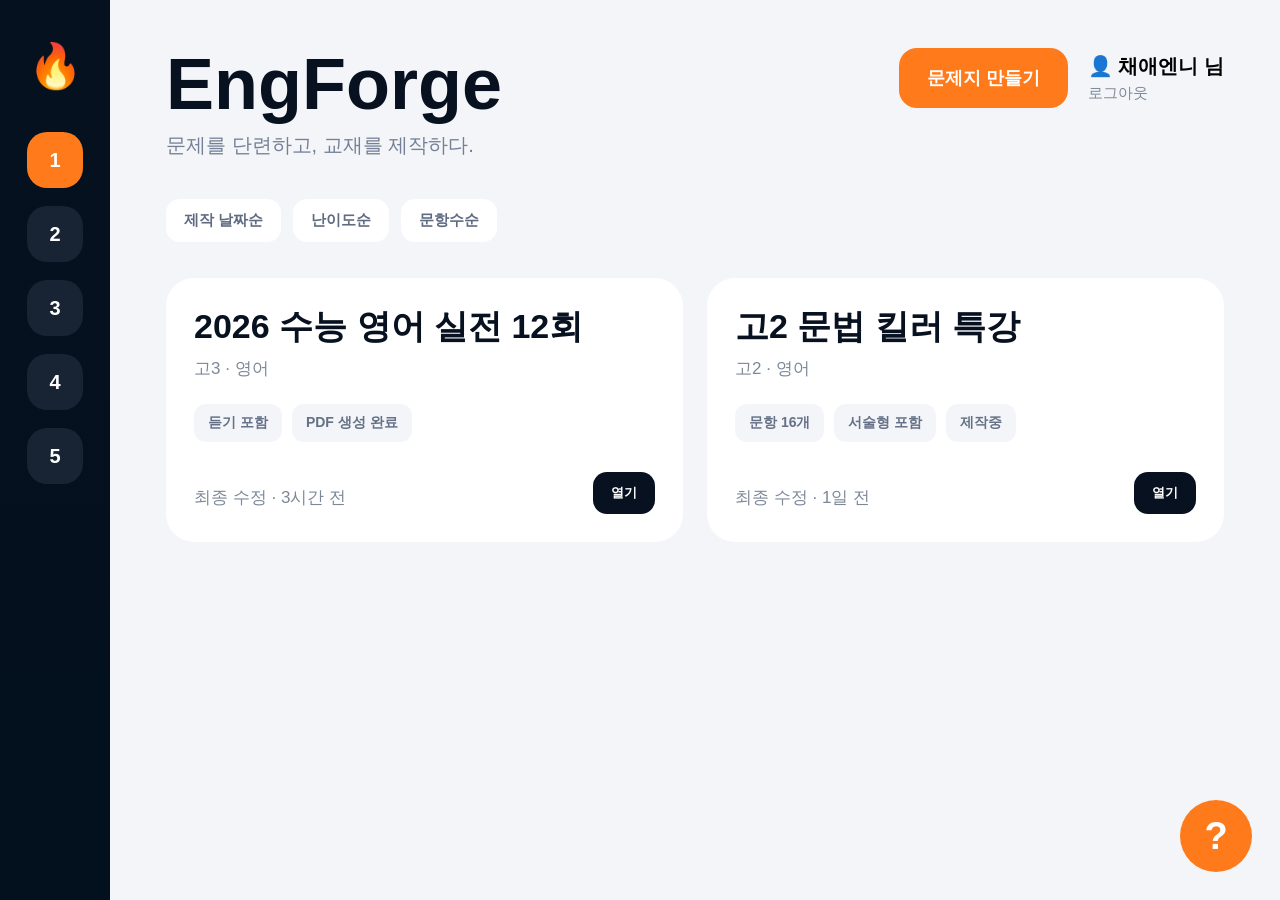
<file: dashboard.html>
<!DOCTYPE html>
<html lang="ko">
<head>
  <meta charset="UTF-8" />
  <meta
    name="viewport"
    content="width=device-width, initial-scale=1.0" />

  <title>EngForge Dashboard</title>

  <link
    rel="stylesheet"
    href="dashboard.css" />
</head>

<body>

  <!-- SIDEBAR -->

  <aside class="sidebar">

    <div class="sidebar-logo">
      🔥
    </div>

    <div class="sidebar-menu">

      <button class="menu-btn active">1</button>
      <button class="menu-btn">2</button>
      <button class="menu-btn">3</button>
      <button class="menu-btn">4</button>
      <button class="menu-btn">5</button>

    </div>

  </aside>

  <!-- MAIN -->

  <main class="main">

    <!-- TOP -->

    <div class="top-bar">

      <div class="title-wrap">

        <h1>EngForge</h1>

        <p>
          문제를 단련하고,
          교재를 제작하다.
        </p>

      </div>

      <div class="user-wrap">

        <button class="create-btn">
          문제지 만들기
        </button>

        <div class="user-box">

          <div class="user-name">
            👤 채애엔니 님
          </div>

          <a
            href="login.html"
            class="logout">

            로그아웃

          </a>

        </div>

      </div>

    </div>

    <!-- FILTER -->

    <div class="filter-row">

      <button class="filter-chip">
        제작 날짜순
      </button>

      <button class="filter-chip">
        난이도순
      </button>

      <button class="filter-chip">
        문항수순
      </button>

    </div>

    <!-- CARD GRID -->

    <section class="card-grid">

      <!-- CARD -->

      <div class="card">

        <div>

          <h2>
            2026 수능 영어 실전 12회
          </h2>

          <div class="card-sub">
            고3 · 영어
          </div>

          <div class="card-tags">

            <div class="tag">
              듣기 포함
            </div>

            <div class="tag">
              PDF 생성 완료
            </div>

          </div>

        </div>

        <div class="card-bottom">

          <div class="card-sub">
            최종 수정 · 3시간 전
          </div>

          <button class="open-btn">
            열기
          </button>

        </div>

      </div>

      <!-- CARD -->

      <div class="card">

        <div>

          <h2>
            고2 문법 킬러 특강
          </h2>

          <div class="card-sub">
            고2 · 영어
          </div>

          <div class="card-tags">

            <div class="tag">
              문항 16개
            </div>

            <div class="tag">
              서술형 포함
            </div>

            <div class="tag">
              제작중
            </div>

          </div>

        </div>

        <div class="card-bottom">

          <div class="card-sub">
            최종 수정 · 1일 전
          </div>

          <button class="open-btn">
            열기
          </button>

        </div>

      </div>

    </section>

  </main>

  <!-- HELP -->

  <button
    class="help-btn"
    onclick="location.href='help.html'">

    ?

  </button>

</body>
</html>
</file>
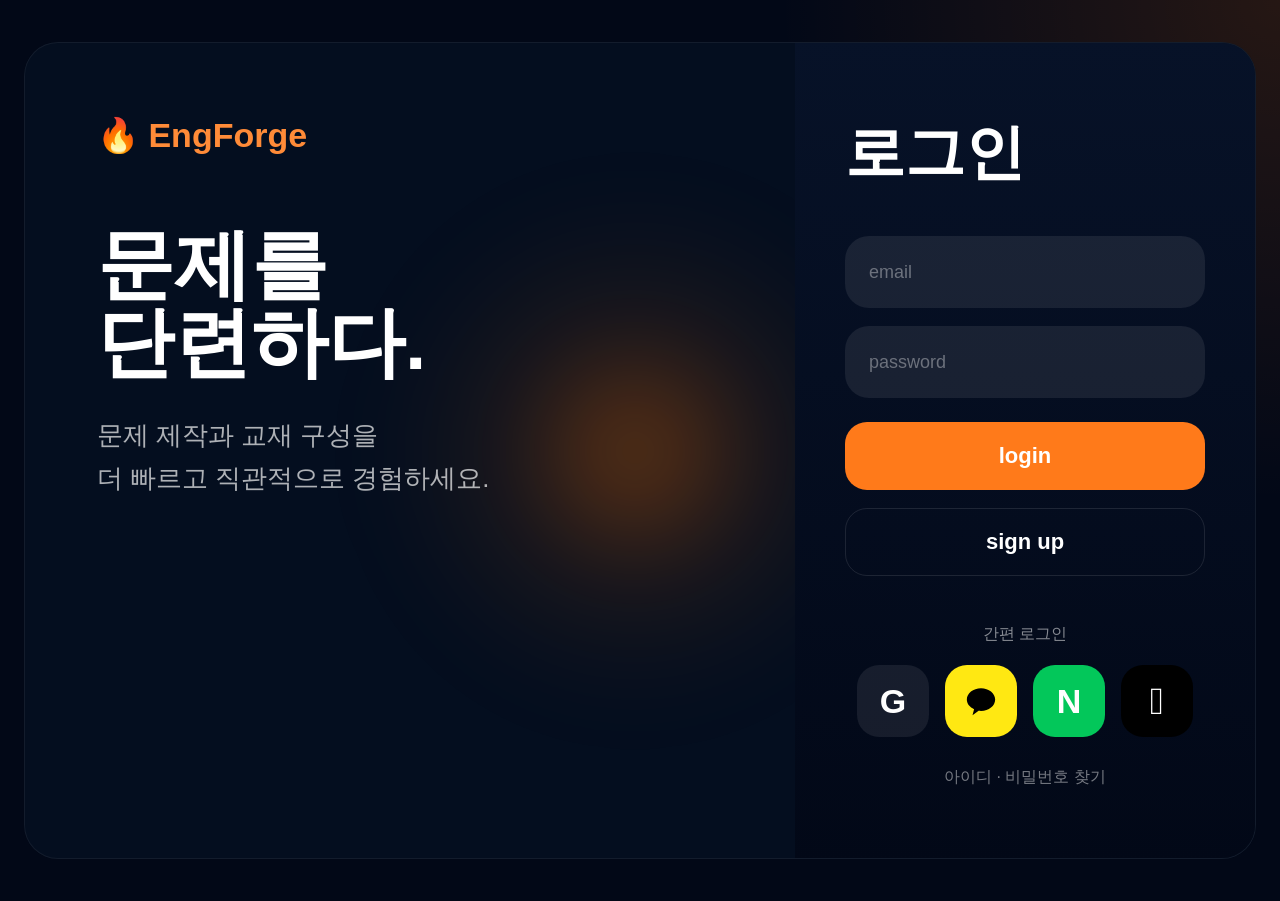
<file: login.html>
<!DOCTYPE html>
<html lang="ko">

<head>

  <meta charset="UTF-8" />

  <meta
    name="viewport"
    content="width=device-width, initial-scale=1.0" />

  <title>EngForge Login</title>

  <link
    rel="stylesheet"
    href="login.css" />

</head>

<body>

  <div class="login-page">

    <div class="login-box">

      <!-- LEFT -->

      <div class="login-left">

        <div class="fire-bg"></div>

        <div class="left-content">

          <div class="logo">
            🔥 EngForge
          </div>

          <h1>
            문제를<br>
            단련하다.
          </h1>

          <p>
            문제 제작과 교재 구성을<br>
            더 빠르고 직관적으로 경험하세요.
          </p>

        </div>

      </div>

      <!-- RIGHT -->

      <div class="login-right">

        <div class="mobile-logo">
          🔥 EngForge
        </div>

        <h2>
          로그인
        </h2>

        <form id="loginForm">

          <input
            type="email"
            placeholder="email"
            required />

          <input
            type="password"
            placeholder="password"
            required />

          <button
            type="submit"
            class="main-btn">

            login

          </button>

        </form>

        <button
          class="sub-btn"
          onclick="location.href='signup.html'">

          sign up

        </button>

        <div class="social-title">
          간편 로그인
        </div>

        <div class="social-row">

          <!-- GOOGLE -->

          <button class="social-btn google">
            G
          </button>

          <!-- KAKAO -->

          <button class="social-btn kakao">

            <svg
              width="34"
              height="34"
              viewBox="0 0 24 24"
              fill="none">

              <path
                d="M12 3C6.477 3 2 6.58 2 11C2 13.93 4.08 16.49 7.12 17.74L6 22L10.31 18.96C10.86 19.03 11.42 19.07 12 19.07C17.523 19.07 22 15.49 22 11C22 6.58 17.523 3 12 3Z"
                fill="black"/>

            </svg>

          </button>

          <!-- NAVER -->

          <button class="social-btn naver">

            <span>N</span>

          </button>

          <!-- APPLE -->

          <button class="social-btn apple">

            

          </button>

        </div>

        <a
          href="#"
          class="find-link">

          아이디 · 비밀번호 찾기

        </a>

      </div>

    </div>

  </div>

  <script>

    const form =
      document.getElementById("loginForm");

    form.addEventListener("submit", function(e){

      e.preventDefault();

      location.href = "dashboard.html";

    });

  </script>

</body>

</html>
</file>
<file: dashboard.css>
*{
  margin:0;
  padding:0;
  box-sizing:border-box;
}

body{
  font-family:'SUIT',sans-serif;
  background:#f3f5f9;
  overflow-x:hidden;
}

/* =========================
   SIDEBAR
========================= */

.sidebar{
  position:fixed;
  left:0;
  top:0;

  width:110px;
  height:100vh;

  background:
    linear-gradient(
      180deg,
      #06111f,
      #03101d
    );

  padding-top:40px;

  display:flex;
  flex-direction:column;
  align-items:center;

  z-index:100;
}

.sidebar-logo{
  font-size:44px;
  margin-bottom:40px;
}

.sidebar-menu{
  display:flex;
  flex-direction:column;
  gap:18px;
}

.menu-btn{
  width:56px;
  height:56px;

  border:none;
  border-radius:20px;

  background:#182433;

  color:white;
  font-size:20px;
  font-weight:700;

  cursor:pointer;

  transition:0.2s;
}

.menu-btn.active{
  background:#ff7a1a;
}

/* =========================
   MAIN
========================= */

.main{
  margin-left:110px;

  width:calc(100% - 110px);

  min-height:100vh;

  padding:48px 56px;
}

/* =========================
   TOP
========================= */

.top-bar{
  display:flex;
  justify-content:space-between;
  align-items:flex-start;

  margin-bottom:40px;
}

.title-wrap h1{
  font-size:72px;
  font-weight:900;
  color:#071120;

  line-height:1;
}

.title-wrap p{
  margin-top:12px;

  color:#748096;
  font-size:20px;
}

.user-wrap{
  display:flex;
  align-items:center;
  gap:20px;
}

.create-btn{
  border:none;

  background:#ff7a1a;
  color:white;

  padding:18px 28px;

  border-radius:18px;

  font-size:18px;
  font-weight:700;

  cursor:pointer;
}

.user-box{
  display:flex;
  flex-direction:column;
}

.user-name{
  font-size:20px;
  font-weight:800;
}

.logout{
  margin-top:4px;

  font-size:15px;

  color:#7d8899;

  text-decoration:none;
}

/* =========================
   FILTER
========================= */

.filter-row{
  display:flex;
  gap:12px;

  margin-bottom:36px;

  flex-wrap:wrap;
}

.filter-chip{
  background:white;

  border:none;

  padding:12px 18px;

  border-radius:14px;

  font-size:15px;
  font-weight:700;

  color:#5f6b80;
}

/* =========================
   CARD GRID
========================= */

.card-grid{
  display:grid;

  grid-template-columns:
    repeat(auto-fit,minmax(320px,1fr));

  gap:24px;
}

.card{
  background:white;

  border-radius:28px;

  padding:28px;

  min-height:240px;

  display:flex;
  flex-direction:column;
  justify-content:space-between;
}

.card h2{
  font-size:34px;
  font-weight:900;

  line-height:1.2;

  color:#071120;
}

.card-sub{
  margin-top:10px;

  color:#7c8798;
  font-size:17px;
}

.card-tags{
  display:flex;
  flex-wrap:wrap;
  gap:10px;

  margin-top:24px;
}

.tag{
  padding:10px 14px;

  background:#f3f5f9;

  border-radius:12px;

  font-size:14px;
  font-weight:700;

  color:#657186;
}

.card-bottom{
  display:flex;
  justify-content:space-between;
  align-items:center;

  margin-top:30px;
}

.open-btn{
  border:none;

  background:#071120;
  color:white;

  padding:12px 18px;

  border-radius:14px;

  font-weight:700;

  cursor:pointer;
}

/* =========================
   HELP BTN
========================= */

.help-btn{
  position:fixed;

  right:28px;
  bottom:28px;

  width:72px;
  height:72px;

  border:none;
  border-radius:50%;

  background:#ff7a1a;

  color:white;

  font-size:38px;
  font-weight:800;

  cursor:pointer;

  z-index:999;
}

/* =========================
   MOBILE
========================= */

@media(max-width:768px){

  .sidebar{
    width:84px;
  }

  .main{
    margin-left:84px;
    width:calc(100% - 84px);

    padding:28px 20px;
  }

  .top-bar{
    flex-direction:column;
    gap:24px;
  }

  .title-wrap h1{
    font-size:48px;
  }

  .title-wrap p{
    font-size:16px;
  }

  .user-wrap{
    width:100%;
    justify-content:space-between;
  }

  .create-btn{
    padding:14px 20px;
    font-size:15px;
  }

  .card-grid{
    grid-template-columns:1fr;
  }

  .card{
    min-height:auto;
  }

  .card h2{
    font-size:28px;
  }

  .help-btn{
    width:62px;
    height:62px;
    font-size:30px;
  }
}
</file>
<file: login.css>
*{
  margin:0;
  padding:0;
  box-sizing:border-box;
}

body{
  font-family:"SUIT",sans-serif;

  background:
    radial-gradient(
      circle at top right,
      rgba(255,115,0,0.14),
      transparent 32%
    ),
    #020817;

  min-height:100vh;

  overflow-x:hidden;
}

.login-page{
  width:100%;

  min-height:100vh;

  display:flex;
  justify-content:center;
  align-items:center;

  padding:42px 24px;
}

/* 박스 */

.login-box{
  width:min(1280px,100%);

  min-height:760px;

  display:flex;

  background:
    rgba(5,15,32,0.94);

  border:
    1px solid rgba(255,255,255,0.06);

  border-radius:34px;

  overflow:hidden;

  backdrop-filter:blur(20px);
}

/* LEFT */

.login-left{
  flex:1;

  position:relative;

  overflow:hidden;

  padding:72px;
}

.fire-bg{
  position:absolute;

  width:520px;
  height:520px;

  right:-100px;
  top:50%;

  transform:translateY(-50%);

  background:
    radial-gradient(
      circle,
      rgba(255,115,0,0.38),
      rgba(255,115,0,0.08),
      transparent 72%
    );

  filter:blur(40px);

  animation:
    fireMove 6s ease-in-out infinite;
}

@keyframes fireMove{

  0%{
    transform:
      translateY(-50%)
      scale(1);
  }

  50%{
    transform:
      translateY(-52%)
      scale(1.04);
  }

  100%{
    transform:
      translateY(-50%)
      scale(1);
  }
}

.left-content{
  position:relative;
  z-index:10;
}

.logo{
  color:#ff8b38;

  font-size:34px;
  font-weight:900;

  margin-bottom:70px;
}

.left-content h1{
  font-size:clamp(64px,6vw,100px);

  line-height:1.02;

  font-weight:900;

  color:white;

  margin-bottom:32px;
}

.left-content p{
  font-size:clamp(20px,2vw,28px);

  line-height:1.7;

  color:
    rgba(255,255,255,0.68);
}

/* RIGHT */

.login-right{
  width:460px;

  background:
    linear-gradient(
      180deg,
      rgba(7,18,40,0.98),
      rgba(2,8,23,0.98)
    );

  padding:70px 50px;

  display:flex;
  flex-direction:column;
}

.mobile-logo{
  display:none;
}

.login-right h2{
  font-size:60px;
  font-weight:900;

  color:white;

  margin-bottom:42px;
}

#loginForm{
  display:flex;
  flex-direction:column;
}

.login-right input{
  width:100%;

  height:72px;

  border:none;

  border-radius:24px;

  padding:0 24px;

  background:
    rgba(255,255,255,0.08);

  color:white;

  font-size:18px;

  margin-bottom:18px;

  outline:none;
}

.login-right input::placeholder{
  color:
    rgba(255,255,255,0.36);
}

/* 버튼 */

.main-btn,
.sub-btn{
  width:100%;

  height:68px;

  border-radius:22px;

  font-size:22px;
  font-weight:800;

  cursor:pointer;

  transition:0.2s;
}

.main-btn{
  background:#ff7a1a;

  border:none;

  color:white;

  margin-top:6px;
}

.main-btn:hover{
  transform:translateY(-2px);

  box-shadow:
    0 8px 24px rgba(255,122,26,0.26);
}

.sub-btn{
  margin-top:18px;

  background:transparent;

  border:
    1px solid rgba(255,255,255,0.1);

  color:white;
}

/* 소셜 */

.social-title{
  margin-top:48px;

  text-align:center;

  color:
    rgba(255,255,255,0.52);

  font-size:16px;
}

.social-row{
  display:flex;
  justify-content:center;

  gap:16px;

  margin-top:20px;
}

.social-btn{
  width:72px;
  height:72px;

  border:none;

  border-radius:22px;

  cursor:pointer;

  transition:0.2s;

  display:flex;
  align-items:center;
  justify-content:center;

  background:
    rgba(255,255,255,0.08);

  color:white;

  font-size:34px;
  font-weight:900;
}

.social-btn:hover{
  transform:translateY(-3px);
}

.google{
  color:white;
}

.kakao{
  background:#ffe812;
}

.naver{
  background:#03c75a;
}

.naver span{
  color:white;

  font-size:34px;
  font-weight:900;
}

.apple{
  background:black;

  color:white;

  font-size:38px;
}

/* 링크 */

.find-link{
  margin-top:30px;

  text-align:center;

  color:
    rgba(255,255,255,0.46);

  text-decoration:none;

  font-size:16px;
}

/* 태블릿 */

@media (max-width:1024px){

  .login-box{
    flex-direction:column;
  }

  .login-left{
    min-height:420px;

    padding:60px;
  }

  .login-right{
    width:100%;
  }
}

/* 모바일 */

@media (max-width:768px){

  .login-page{
    padding:0;
  }

  .login-box{
    border-radius:0;

    min-height:100vh;
  }

  .login-left{
    display:none;
  }

  .mobile-logo{
    display:block;

    color:#ff8b38;

    font-size:32px;
    font-weight:900;

    margin-bottom:24px;
  }

  .login-right{
    padding:56px 28px;
  }

  .login-right h2{
    font-size:48px;
  }

  .login-right input{
    height:66px;

    font-size:17px;
  }

  .main-btn,
  .sub-btn{
    height:64px;

    font-size:20px;
  }

  .social-btn{
    width:64px;
    height:64px;
  }
}
</file>
